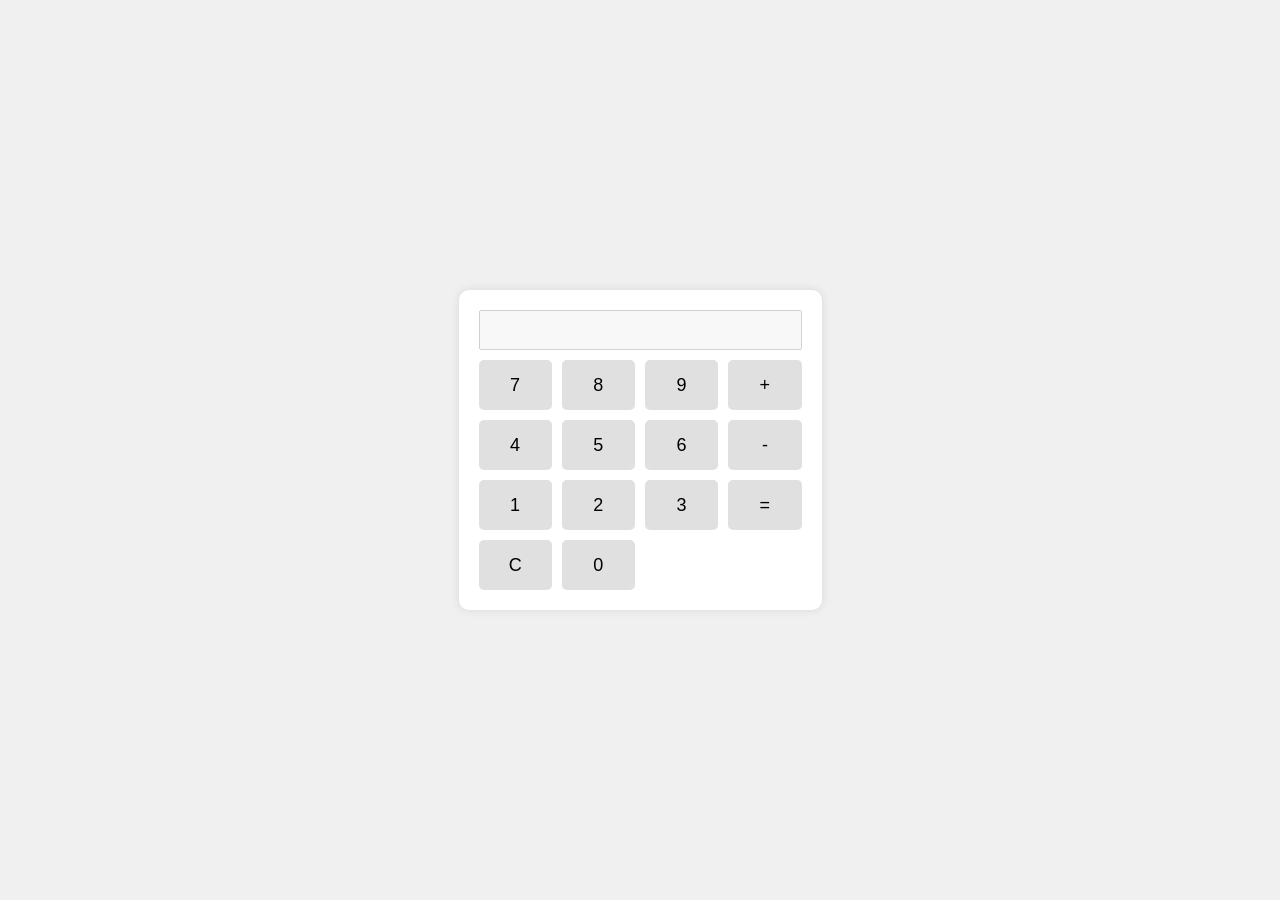
<file: coding-main/coding-main/kalkulator 2/index.html>
<!DOCTYPE html>
<html lang="en">
<head>
    <meta charset="UTF-8">
    <meta name="viewport" content="width=device-width, initial-scale=1.0">
    <title>Calculator</title>
    <link rel="stylesheet" href="styles.css">
</head>
<body>
    <div class="calculator">
        <input type="text" id="display" disabled>
        <div class="buttons">
            <button onclick="appendToDisplay('7')">7</button>
            <button onclick="appendToDisplay('8')">8</button>
            <button onclick="appendToDisplay('9')">9</button>
            <button onclick="appendToDisplay('+')">+</button>
            <button onclick="appendToDisplay('4')">4</button>
            <button onclick="appendToDisplay('5')">5</button>
            <button onclick="appendToDisplay('6')">6</button>
            <button onclick="appendToDisplay('-')">-</button>
            <button onclick="appendToDisplay('1')">1</button>
            <button onclick="appendToDisplay('2')">2</button>
            <button onclick="appendToDisplay('3')">3</button>
            <button onclick="calculate()">=</button>
            <button onclick="clearDisplay()">C</button>
            <button onclick="appendToDisplay('0')">0</button>
        </div>
    </div>
    <script src="script.js"></script>
</body>
</html>
</file>
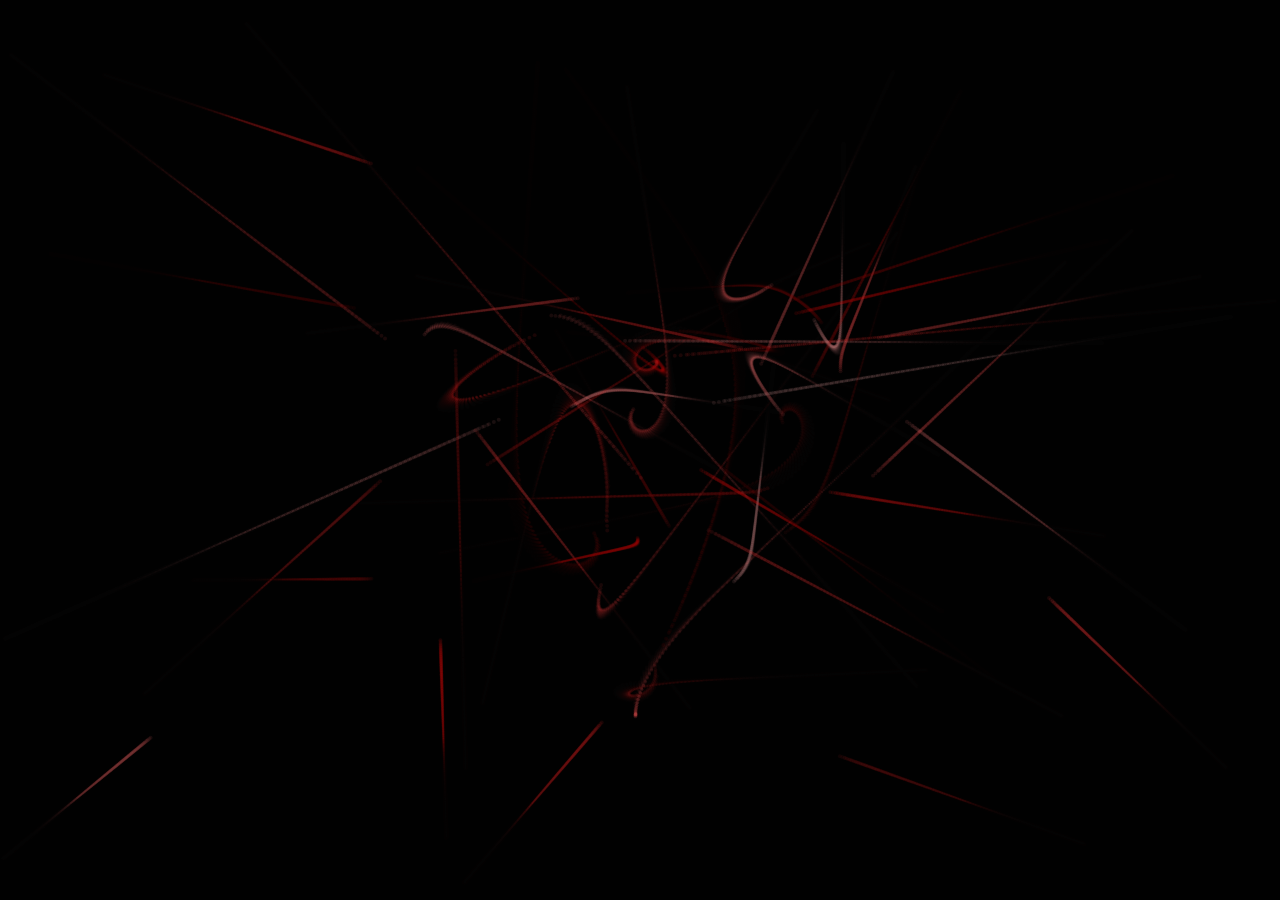
<file: coding-main/coding-main/love10/index.html>
<!DOCTYPE html>
<html lang="en">
<head>
    <meta charset="UTF-8">
    <meta name="viewport" content="width=device-width, initial-scale=1.0">
    <title>heart</title>
    <link rel="stylesheet" href="style.css">
</head>
<body>
    <canvas id="alx"></canvas>
    <script src="script.js"></script>
</body>
</html>
</file>
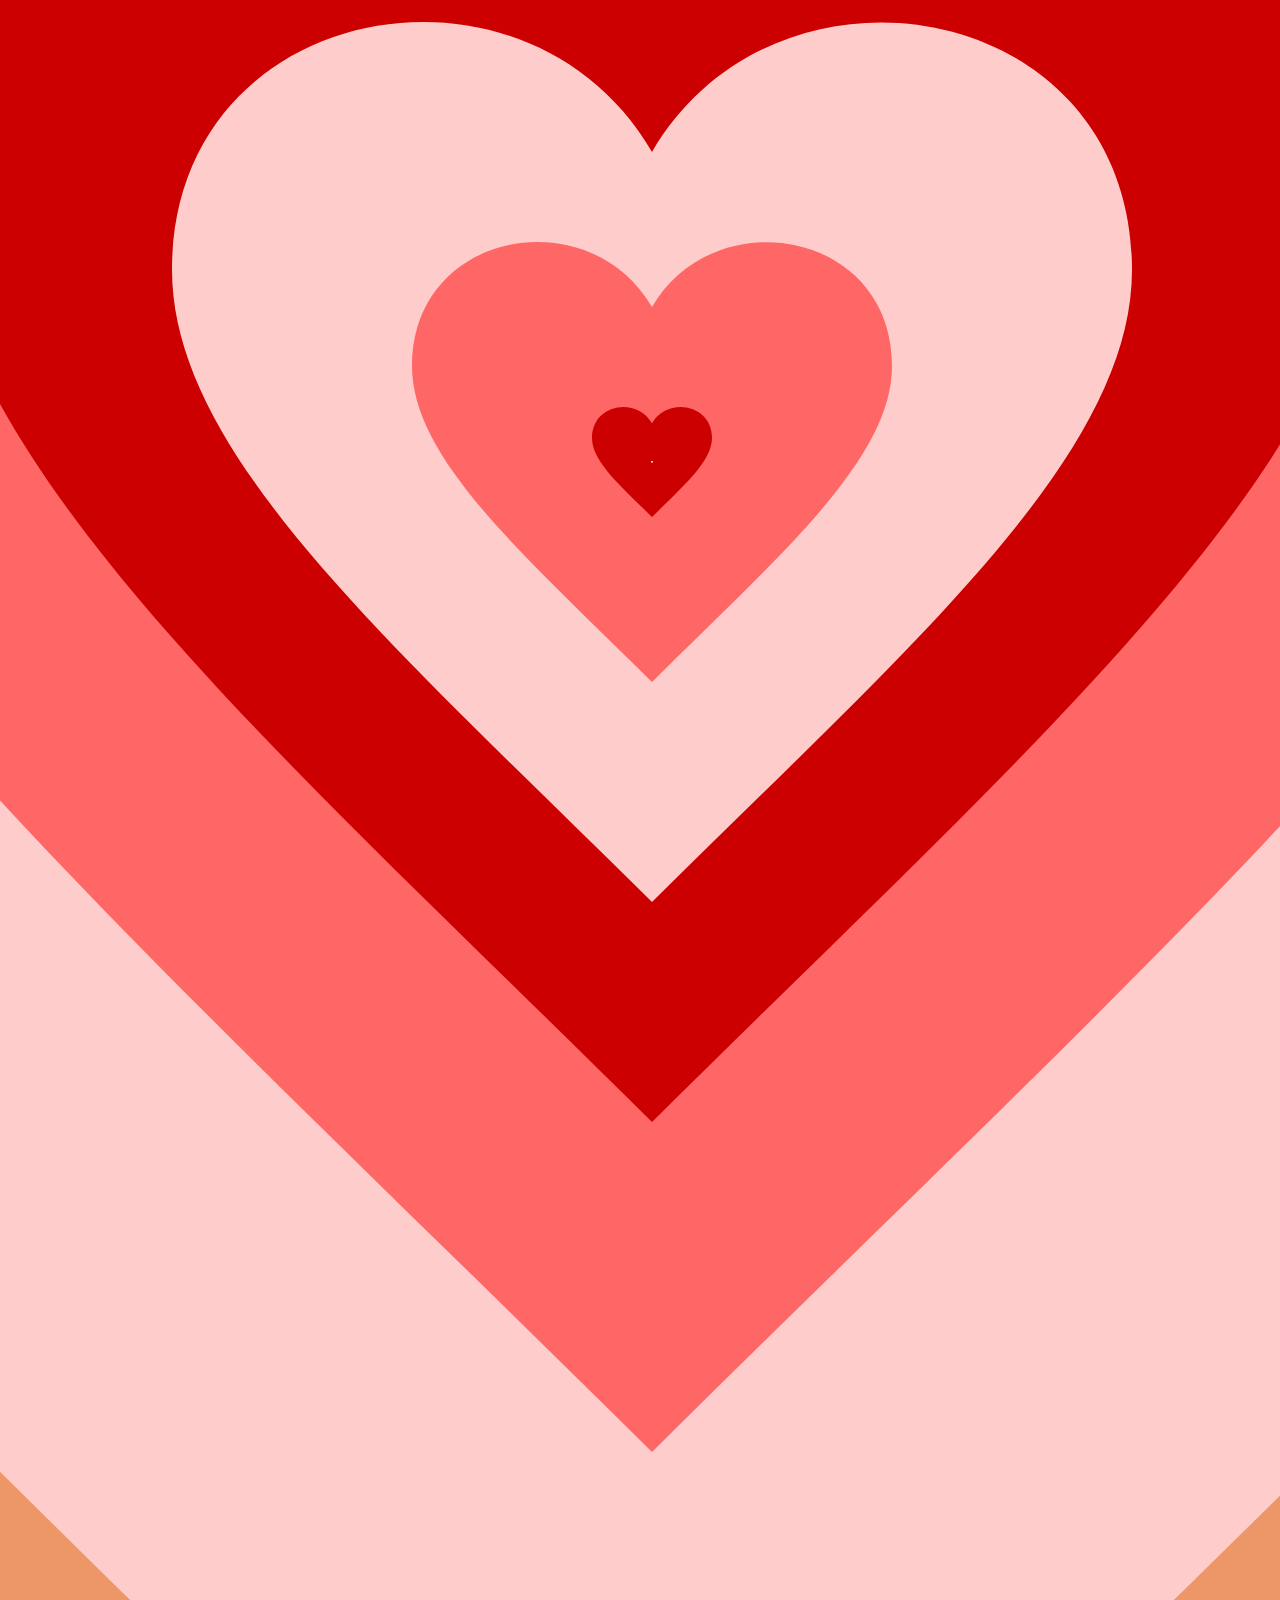
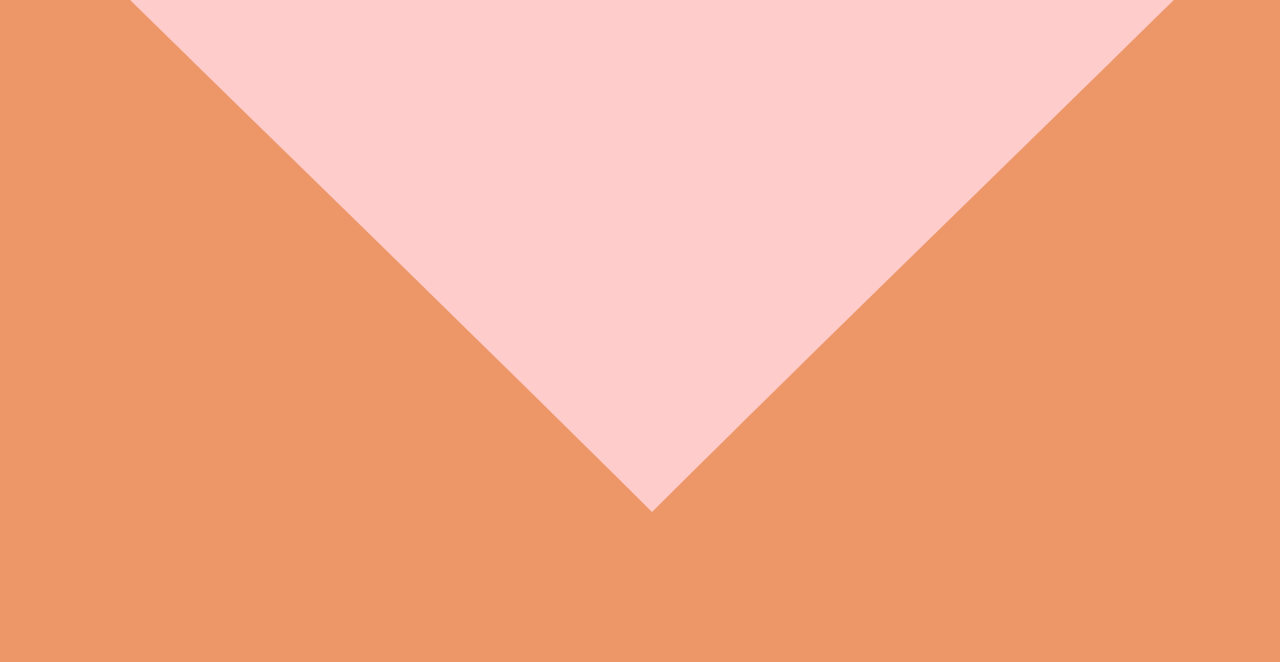
<file: coding-main/coding-main/love12/index.html>
<!DOCTYPE html>
<html lang="en">
  <head>
    <meta charset="UTF-8" />
    <meta name="viewport" content="width=device-width, initial-scale=1.0" />
    <title>i love you</title>
    <link rel="stylesheet" href="styles.css" />
  </head>
  <body>
    <div class="heart h0"></div>
    <div class="heart h1"></div>
    <div class="heart h2"></div>
    <div class="heart h3"></div>
    <div class="heart h4"></div>
    <div class="heart h5"></div>
    <div class="heart h6"></div>
  </body>
</html>
</file>
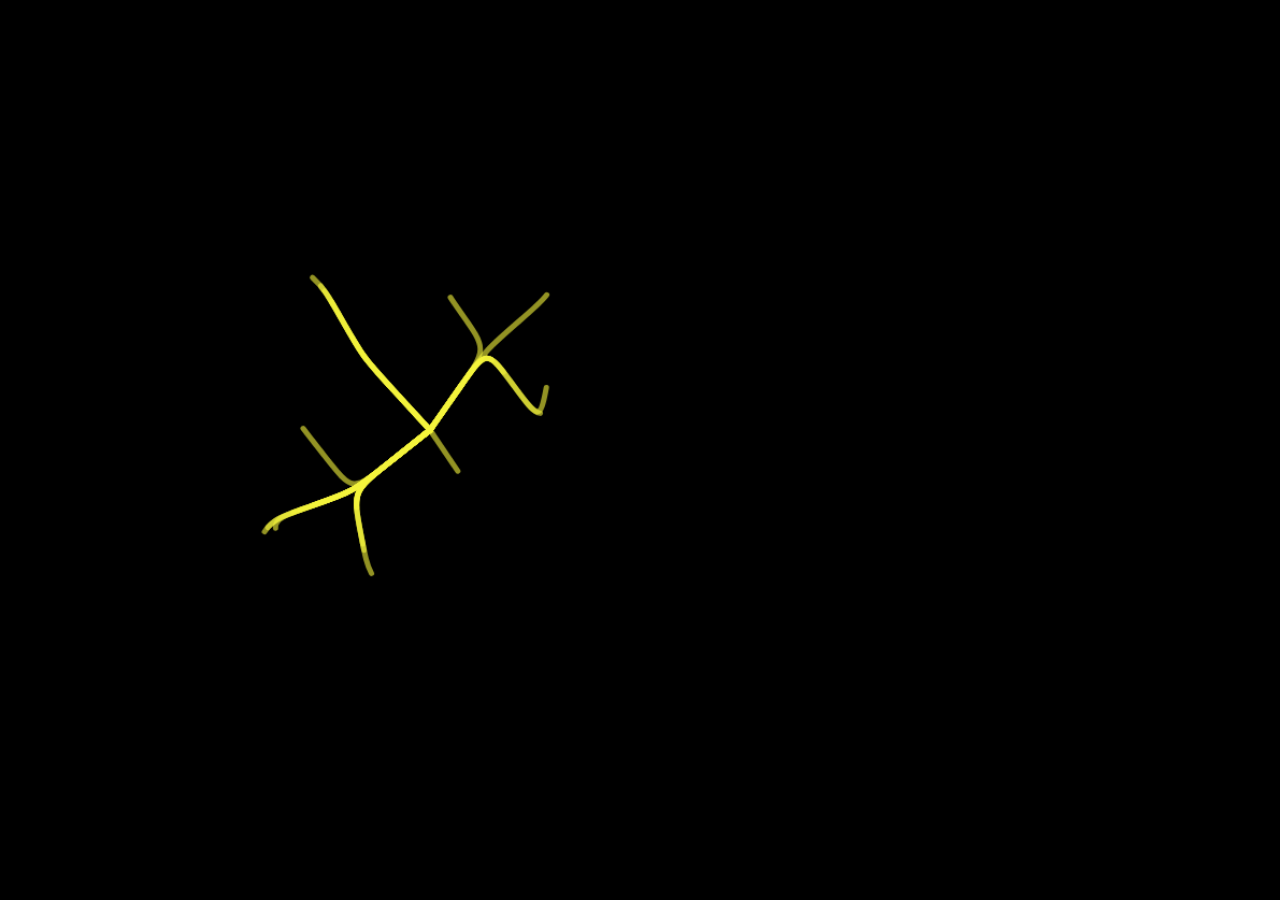
<file: coding-main/coding-main/love13/index.html>
<!DOCTYPE html>
<html lang="en">
<head>
    <meta charset="UTF-8">
    <meta name="viewport" content="width=device-width, initial-scale=1.0">
    <title>rawr</title>
    <style>
        body {
            margin: 0;
            overflow: hidden;
        }
        canvas {
            display: block;
        }
    </style>
</head>
<body>
    <script src="script.js"></script>
</body>
</html>
</file>
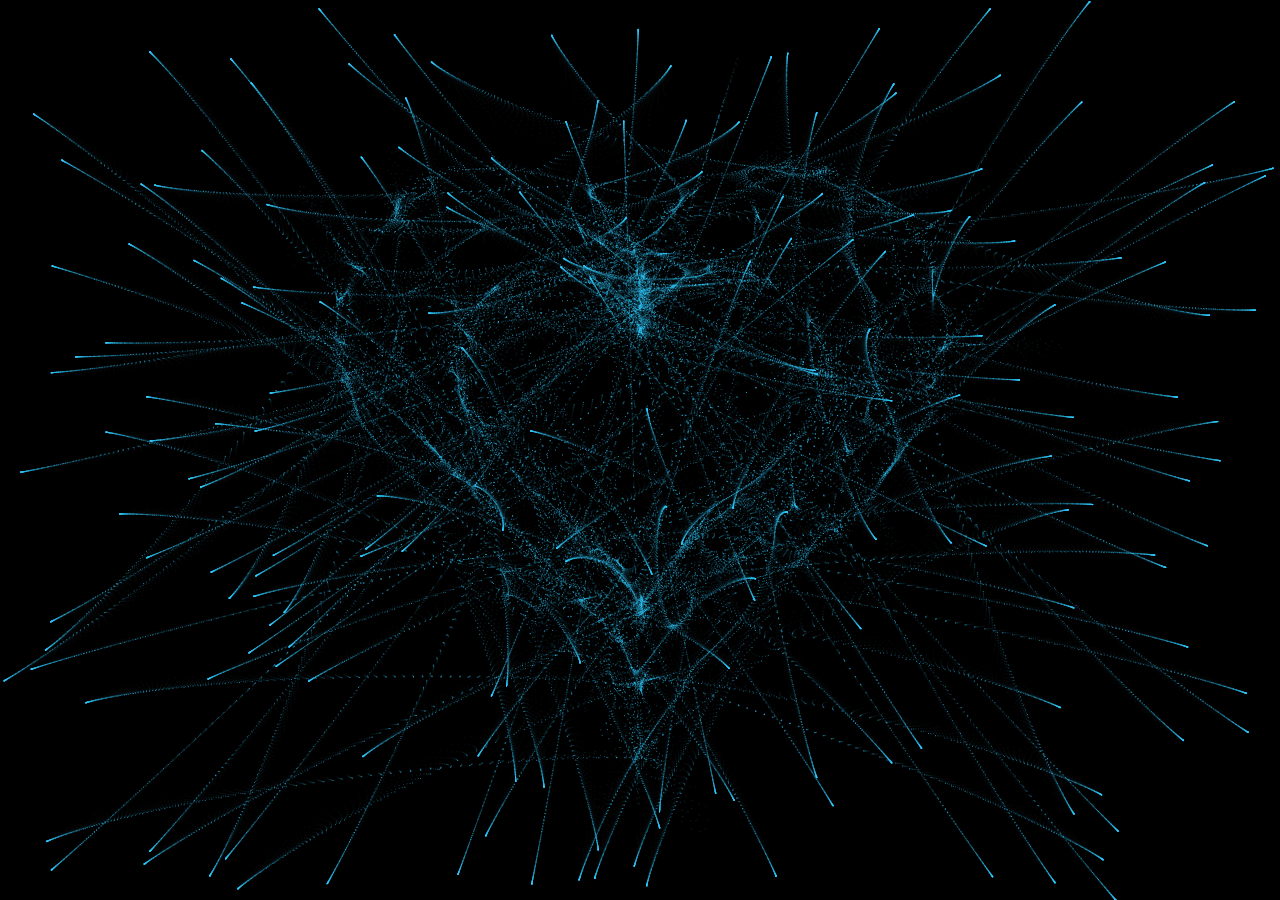
<file: coding-main/coding-main/love14/index.html>
<!DOCTYPE html>
<html lang="en">
<head>
  <meta charset="UTF-8">
  <meta http-equiv="X-UA-Compatible" content="IE=edge">
  <meta name="viewport" content="width=device-width, initial-scale=1.0">
  <title>❤️</title>
  <style>
    canvas {
      position: absolute;
      left: 0;
      top: 0;
      width: 100%;
      height: 100%;
      background-color: rgba(0, 0, 0, 0.2);
    }
  </style>
</head>
<body>
  <canvas id="heart"></canvas>
  <script>
    window.requestAnimationFrame =
      window.__requestAnimationFrame ||
      window.requestAnimationFrame ||
      window.webkitRequestAnimationFrame ||
      window.mozRequestAnimationFrame ||
      window.oRequestAnimationFrame ||
      window.msRequestAnimationFrame ||
      (function () {
        return function (callback, element) {
          var lastTime = element.__lastTime || 0;
          var currTime = Date.now();
          var timeToCall = Math.max(1, 33 - (currTime - lastTime));
          window.setTimeout(callback, timeToCall);
          element.__lastTime = currTime + timeToCall;
        };
      })();

    window.isDevice = /android|webos|iphone|ipad|ipod|blackberry|iemobile|opera mini/i.test(
      (navigator.userAgent || navigator.vendor || window.opera).toLowerCase()
    );

    var loaded = false;

    var init = function () {
      if (loaded) return;
      loaded = true;
      var mobile = window.isDevice;
      var koef = mobile ? 0.5 : 1;
      var canvas = document.getElementById("heart");
      var ctx = canvas.getContext("2d");
      var width = (canvas.width = koef * innerWidth);
      var height = (canvas.height = koef * innerHeight);
      var rand = Math.random;

      ctx.fillStyle = "rgba(0,0,0,1)";
      ctx.fillRect(0, 0, width, height);

      var drawText = function () {
        ctx.font = "60px Arial"; 
        ctx.fillStyle = "lightblue";
        ctx.textAlign = "center";
        ctx.fillText("", width / 2, height / 2.2 + 400); 
      };

      var heartPosition = function (rad) {
        return [
          Math.pow(Math.sin(rad), 3),
          -(
            15 * Math.cos(rad) -
            5 * Math.cos(2 * rad) -
            2 * Math.cos(3 * rad) -
            Math.cos(4 * rad)
          ),
        ];
      };

      var scaleAndTranslate = function (pos, sx, sy, dx, dy) {
        return [dx + pos[0] * sx, dy + pos[1] * sy];
      };

      window.addEventListener("resize", function () {
        width = canvas.width = koef * innerWidth;
        height = canvas.height = koef * innerHeight;
        ctx.fillStyle = "rgba(0,0,0,1)";
        ctx.fillRect(0, 0, width, height);
      });

      var traceCount = mobile ? 20 : 50;
      var pointsOrigin = [];
      var dr = mobile ? 0.3 : 0.1;
      for (var i = 0; i < Math.PI * 2; i += dr)
        pointsOrigin.push(scaleAndTranslate(heartPosition(i), 310, 19, 0, 0)); 
      for (var i = 0; i < Math.PI * 2; i += dr)
        pointsOrigin.push(scaleAndTranslate(heartPosition(i), 250, 15, 0, 0)); 
      for (var i = 0; i < Math.PI * 2; i += dr)
        pointsOrigin.push(scaleAndTranslate(heartPosition(i), 190, 11, 0, 0)); 

      var heartPointsCount = pointsOrigin.length;
      var targetPoints = [];

      var pulse = function (kx, ky) {
        for (var i = 0; i < pointsOrigin.length; i++) {
          targetPoints[i] = [
            kx * pointsOrigin[i][0] + width / 2,
            ky * pointsOrigin[i][1] + height / 2.2,
          ];
        }
      };

      var e = [];
      for (var i = 0; i < heartPointsCount; i++) {
        var x = rand() * width;
        var y = rand() * height;
        e[i] = {
          vx: 0,
          vy: 0,
          R: 2,
          speed: rand() + 5,
          q: ~~(rand() * heartPointsCount),
          D: 2 * (i % 2) - 1,
          force: 0.2 * rand() + 0.7,
          f: "rgba(51, 204, 255, 0.7)",
          trace: Array.from({ length: traceCount }, () => ({ x, y })),
        };
      }

      var config = { traceK: 0.4, timeDelta: 0.6 };
      var time = 0;

      var loop = function () {
        var n = -Math.cos(time);
        pulse((1 + n) * 0.5, (1 + n) * 0.5);
        time += (Math.sin(time) < 0 ? 9 : n > 0.8 ? 0.2 : 1) * config.timeDelta;

        ctx.fillStyle = "rgba(0,0,0,.1)";
        ctx.fillRect(0, 0, width, height);

        for (var i = e.length; i--; ) {
          var u = e[i];
          var q = targetPoints[u.q];
          var dx = u.trace[0].x - q[0];
          var dy = u.trace[0].y - q[1];
          var length = Math.sqrt(dx * dx + dy * dy);

          if (length < 10) {
            if (rand() > 0.95) {
              u.q = ~~(rand() * heartPointsCount);
            } else {
              if (rand() > 0.99) u.D *= -1;
              u.q = (u.q + u.D) % heartPointsCount;
              if (u.q < 0) u.q += heartPointsCount;
            }
          }

          u.vx += (-dx / length) * u.speed;
          u.vy += (-dy / length) * u.speed;
          u.trace[0].x += u.vx;
          u.trace[0].y += u.vy;
          u.vx *= u.force;
          u.vy *= u.force;

          for (var k = 0; k < u.trace.length - 1; k++) {
            var T = u.trace[k];
            var N = u.trace[k + 1];
            N.x -= config.traceK * (N.x - T.x);
            N.y -= config.traceK * (N.y - T.y);
          }

          ctx.fillStyle = u.f;
          u.trace.forEach((t) => ctx.fillRect(t.x, t.y, 1, 1));
        }

        drawText();
        window.requestAnimationFrame(loop, canvas);
      };

      loop();
    };

    var s = document.readyState;
    if (s === "complete" || s === "loaded" || s === "interactive") init();
    else document.addEventListener("DOMContentLoaded", init);
  </script>
</body>
</html>
</file>
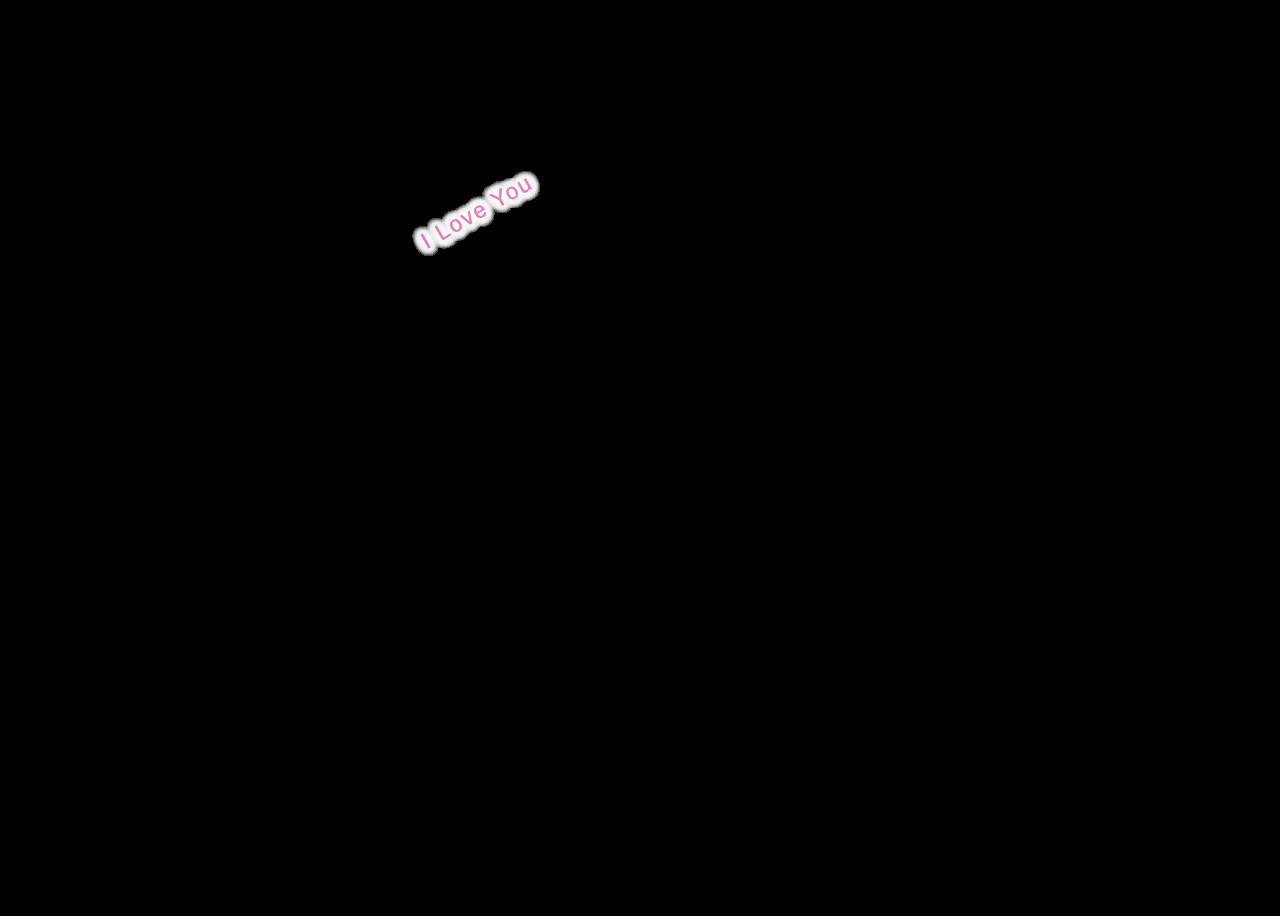
<file: coding-main/coding-main/love15/index.html>
<!doctype html>
<html lang="en">
 <head>
  <meta http-equiv="Content-Type" content="text/html; charset=UTF-8"> 
  <link rel="stylesheet" href="styles.css">
  <title>I Love You</title> 
 </head> 
 <body mpa-version="9.0.21" mpa-extension-id="ibefaeehajgcpooopoegkifhgecigeeg"> 
  <div id="ui"> 
   <div class="love"> 
    <div class="love_horizontal"> 
     <div class="love_vertical"> 
      <div class="love_word">
       I Love You
      </div> 
     </div> 
    </div> 
   </div> 
   <div class="love"> 
    <div class="love_horizontal"> 
     <div class="love_vertical"> 
      <div class="love_word">
       I Love You
      </div> 
     </div> 
    </div> 
   </div> 
   <div class="love"> 
    <div class="love_horizontal"> 
     <div class="love_vertical"> 
      <div class="love_word">
       I Love You
      </div> 
     </div> 
    </div> 
   </div> 
   <div class="love"> 
    <div class="love_horizontal"> 
     <div class="love_vertical"> 
      <div class="love_word">
       I Love You
      </div> 
     </div> 
    </div> 
   </div> 
   <div class="love"> 
    <div class="love_horizontal"> 
     <div class="love_vertical"> 
      <div class="love_word">
       I Love You
      </div> 
     </div> 
    </div> 
   </div> 
   <div class="love"> 
    <div class="love_horizontal"> 
     <div class="love_vertical"> 
      <div class="love_word">
       I Love You
      </div> 
     </div> 
    </div> 
   </div> 
   <div class="love"> 
    <div class="love_horizontal"> 
     <div class="love_vertical"> 
      <div class="love_word">
       I Love You
      </div> 
     </div> 
    </div> 
   </div> 
   <div class="love"> 
    <div class="love_horizontal"> 
     <div class="love_vertical"> 
      <div class="love_word">
       I Love You
      </div> 
     </div> 
    </div> 
   </div> 
   <div class="love"> 
    <div class="love_horizontal"> 
     <div class="love_vertical"> 
      <div class="love_word">
       I Love You
      </div> 
     </div> 
    </div> 
   </div> 
   <div class="love"> 
    <div class="love_horizontal"> 
     <div class="love_vertical"> 
      <div class="love_word">
       I Love You
      </div> 
     </div> 
    </div> 
   </div> 
   <div class="love"> 
    <div class="love_horizontal"> 
     <div class="love_vertical"> 
      <div class="love_word">
       I Love You
      </div> 
     </div> 
    </div> 
   </div> 
   <div class="love"> 
    <div class="love_horizontal"> 
     <div class="love_vertical"> 
      <div class="love_word">
       I Love You
      </div> 
     </div> 
    </div> 
   </div> 
   <div class="love"> 
    <div class="love_horizontal"> 
     <div class="love_vertical"> 
      <div class="love_word">
       I Love You
      </div> 
     </div> 
    </div> 
   </div> 
   <div class="love"> 
    <div class="love_horizontal"> 
     <div class="love_vertical"> 
      <div class="love_word">
       I Love You
      </div> 
     </div> 
    </div> 
   </div> 
   <div class="love"> 
    <div class="love_horizontal"> 
     <div class="love_vertical"> 
      <div class="love_word">
       I Love You
      </div> 
     </div> 
    </div> 
   </div> 
   <div class="love"> 
    <div class="love_horizontal"> 
     <div class="love_vertical"> 
      <div class="love_word">
       I Love You
      </div> 
     </div> 
    </div> 
   </div> 
   <div class="love"> 
    <div class="love_horizontal"> 
     <div class="love_vertical"> 
      <div class="love_word">
       I Love You
      </div> 
     </div> 
    </div> 
   </div> 
   <div class="love"> 
    <div class="love_horizontal"> 
     <div class="love_vertical"> 
      <div class="love_word">
       I Love You
      </div> 
     </div> 
    </div> 
   </div> 
   <div class="love"> 
    <div class="love_horizontal"> 
     <div class="love_vertical"> 
      <div class="love_word">
       I Love You
      </div> 
     </div> 
    </div> 
   </div> 
   <div class="love"> 
    <div class="love_horizontal"> 
     <div class="love_vertical"> 
      <div class="love_word">
       I Love You
      </div> 
     </div> 
    </div> 
   </div> 
   <div class="love"> 
    <div class="love_horizontal"> 
     <div class="love_vertical"> 
      <div class="love_word">
       I Love You
      </div> 
     </div> 
    </div> 
   </div> 
   <div class="love"> 
    <div class="love_horizontal"> 
     <div class="love_vertical"> 
      <div class="love_word">
       I Love You
      </div> 
     </div> 
    </div> 
   </div> 
   <div class="love"> 
    <div class="love_horizontal"> 
     <div class="love_vertical"> 
      <div class="love_word">
       I Love You
      </div> 
     </div> 
    </div> 
   </div> 
   <div class="love"> 
    <div class="love_horizontal"> 
     <div class="love_vertical"> 
      <div class="love_word">
       I Love You
      </div> 
     </div> 
    </div> 
   </div> 
   <div class="love"> 
    <div class="love_horizontal"> 
     <div class="love_vertical"> 
      <div class="love_word">
       I Love You
      </div> 
     </div> 
    </div> 
   </div> 
   <div class="love"> 
    <div class="love_horizontal"> 
     <div class="love_vertical"> 
      <div class="love_word">
       I Love You
      </div> 
     </div> 
    </div> 
   </div> 
   <div class="love"> 
    <div class="love_horizontal"> 
     <div class="love_vertical"> 
      <div class="love_word">
       I Love You
      </div> 
     </div> 
    </div> 
   </div> 
   <div class="love"> 
    <div class="love_horizontal"> 
     <div class="love_vertical"> 
      <div class="love_word">
       I Love You
      </div> 
     </div> 
    </div> 
   </div> 
   <div class="love"> 
    <div class="love_horizontal"> 
     <div class="love_vertical"> 
      <div class="love_word">
       I Love You
      </div> 
     </div> 
    </div> 
   </div> 
   <div class="love"> 
    <div class="love_horizontal"> 
     <div class="love_vertical"> 
      <div class="love_word">
       I Love You
      </div> 
     </div> 
    </div> 
   </div> 
   <div class="love"> 
    <div class="love_horizontal"> 
     <div class="love_vertical"> 
      <div class="love_word">
       I Love You
      </div> 
     </div> 
    </div> 
   </div> 
   <div class="love"> 
    <div class="love_horizontal"> 
     <div class="love_vertical"> 
      <div class="love_word">
       I Love You
      </div> 
     </div> 
    </div> 
   </div> 
   <div class="love"> 
    <div class="love_horizontal"> 
     <div class="love_vertical"> 
      <div class="love_word">
       I Love You
      </div> 
     </div> 
    </div> 
   </div> 
   <div class="love"> 
    <div class="love_horizontal"> 
     <div class="love_vertical"> 
      <div class="love_word">
       I Love You
      </div> 
     </div> 
    </div> 
   </div> 
   <div class="love"> 
    <div class="love_horizontal"> 
     <div class="love_vertical"> 
      <div class="love_word">
       I Love You
      </div> 
     </div> 
    </div> 
   </div> 
   <div class="love"> 
    <div class="love_horizontal"> 
     <div class="love_vertical"> 
      <div class="love_word">
       I Love You
      </div> 
     </div> 
    </div> 
   </div> 
   <div class="love"> 
    <div class="love_horizontal"> 
     <div class="love_vertical"> 
      <div class="love_word">
       I Love You
      </div> 
     </div> 
    </div> 
   </div> 
   <div class="love"> 
    <div class="love_horizontal"> 
     <div class="love_vertical"> 
      <div class="love_word">
       I Love You
      </div> 
     </div> 
    </div> 
   </div> 
   <div class="love"> 
    <div class="love_horizontal"> 
     <div class="love_vertical"> 
      <div class="love_word">
       I Love You
      </div> 
     </div> 
    </div> 
   </div> 
   <div class="love"> 
    <div class="love_horizontal"> 
     <div class="love_vertical"> 
      <div class="love_word">
       I Love You
      </div> 
     </div> 
    </div> 
   </div> 
   <div class="love"> 
    <div class="love_horizontal"> 
     <div class="love_vertical"> 
      <div class="love_word">
       I Love You
      </div> 
     </div> 
    </div> 
   </div> 
   <div class="love"> 
    <div class="love_horizontal"> 
     <div class="love_vertical"> 
      <div class="love_word">
       I Love You
      </div> 
     </div> 
    </div> 
   </div> 
   <div class="love"> 
    <div class="love_horizontal"> 
     <div class="love_vertical"> 
      <div class="love_word">
       I Love You
      </div> 
     </div> 
    </div> 
   </div> 
   <div class="love"> 
    <div class="love_horizontal"> 
     <div class="love_vertical"> 
      <div class="love_word">
       I Love You
      </div> 
     </div> 
    </div> 
   </div> 
   <div class="love"> 
    <div class="love_horizontal"> 
     <div class="love_vertical"> 
      <div class="love_word">
       I Love You
      </div> 
     </div> 
    </div> 
   </div> 
   <div class="love"> 
    <div class="love_horizontal"> 
     <div class="love_vertical"> 
      <div class="love_word">
       I Love You
      </div> 
     </div> 
    </div> 
   </div> 
   <div class="love"> 
    <div class="love_horizontal"> 
     <div class="love_vertical"> 
      <div class="love_word">
       I Love You
      </div> 
     </div> 
    </div> 
   </div> 
   <div class="love"> 
    <div class="love_horizontal"> 
     <div class="love_vertical"> 
      <div class="love_word">
       I Love You
      </div> 
     </div> 
    </div> 
   </div> 
   <div class="love"> 
    <div class="love_horizontal"> 
     <div class="love_vertical"> 
      <div class="love_word">
       I Love You
      </div> 
     </div> 
    </div> 
   </div> 
   <div class="love"> 
    <div class="love_horizontal"> 
     <div class="love_vertical"> 
      <div class="love_word">
       I Love You
      </div> 
     </div> 
    </div> 
   </div> 
   <div class="love"> 
    <div class="love_horizontal"> 
     <div class="love_vertical"> 
      <div class="love_word">
       I Love You
      </div> 
     </div> 
    </div> 
   </div> 
   <div class="love"> 
    <div class="love_horizontal"> 
     <div class="love_vertical"> 
      <div class="love_word">
       I Love You
      </div> 
     </div> 
    </div> 
   </div> 
   <div class="love"> 
    <div class="love_horizontal"> 
     <div class="love_vertical"> 
      <div class="love_word">
       I Love You
      </div> 
     </div> 
    </div> 
   </div> 
   <div class="love"> 
    <div class="love_horizontal"> 
     <div class="love_vertical"> 
      <div class="love_word">
       I Love You
      </div> 
     </div> 
    </div> 
   </div> 
   <div class="love"> 
    <div class="love_horizontal"> 
     <div class="love_vertical"> 
      <div class="love_word">
       I Love You
      </div> 
     </div> 
    </div> 
   </div> 
   <div class="love"> 
    <div class="love_horizontal"> 
     <div class="love_vertical"> 
      <div class="love_word">
       I Love You
      </div> 
     </div> 
    </div> 
   </div> 
   <div class="love"> 
    <div class="love_horizontal"> 
     <div class="love_vertical"> 
      <div class="love_word">
       I Love You
      </div> 
     </div> 
    </div> 
   </div> 
   <div class="love"> 
    <div class="love_horizontal"> 
     <div class="love_vertical"> 
      <div class="love_word">
       I Love You
      </div> 
     </div> 
    </div> 
   </div> 
   <div class="love"> 
    <div class="love_horizontal"> 
     <div class="love_vertical"> 
      <div class="love_word">
       I Love You
      </div> 
     </div> 
    </div> 
   </div> 
   <div class="love"> 
    <div class="love_horizontal"> 
     <div class="love_vertical"> 
      <div class="love_word">
       I Love You
      </div> 
     </div> 
    </div> 
   </div> 
   <div class="love"> 
    <div class="love_horizontal"> 
     <div class="love_vertical"> 
      <div class="love_word">
       I Love You
      </div> 
     </div> 
    </div> 
   </div> 
   <div class="love"> 
    <div class="love_horizontal"> 
     <div class="love_vertical"> 
      <div class="love_word">
       I Love You
      </div> 
     </div> 
    </div> 
   </div> 
   <div class="love"> 
    <div class="love_horizontal"> 
     <div class="love_vertical"> 
      <div class="love_word">
       I Love You
      </div> 
     </div> 
    </div> 
   </div> 
   <div class="love"> 
    <div class="love_horizontal"> 
     <div class="love_vertical"> 
      <div class="love_word">
       I Love You
      </div> 
     </div> 
    </div> 
   </div> 
   <div class="love"> 
    <div class="love_horizontal"> 
     <div class="love_vertical"> 
      <div class="love_word">
       I Love You
      </div> 
     </div> 
    </div> 
   </div> 
   <div class="love"> 
    <div class="love_horizontal"> 
     <div class="love_vertical"> 
      <div class="love_word">
       I Love You
      </div> 
     </div> 
    </div> 
   </div> 
   <div class="love"> 
    <div class="love_horizontal"> 
     <div class="love_vertical"> 
      <div class="love_word">
       I Love You
      </div> 
     </div> 
    </div> 
   </div> 
   <div class="love"> 
    <div class="love_horizontal"> 
     <div class="love_vertical"> 
      <div class="love_word">
       I Love You
      </div> 
     </div> 
    </div> 
   </div> 
   <div class="love"> 
    <div class="love_horizontal"> 
     <div class="love_vertical"> 
      <div class="love_word">
       I Love You
      </div> 
     </div> 
    </div> 
   </div> 
   <div class="love"> 
    <div class="love_horizontal"> 
     <div class="love_vertical"> 
      <div class="love_word">
     </div> 
     </div> 
    </div> 
   </div> 
  </div> 
</body>
</html>
</file>
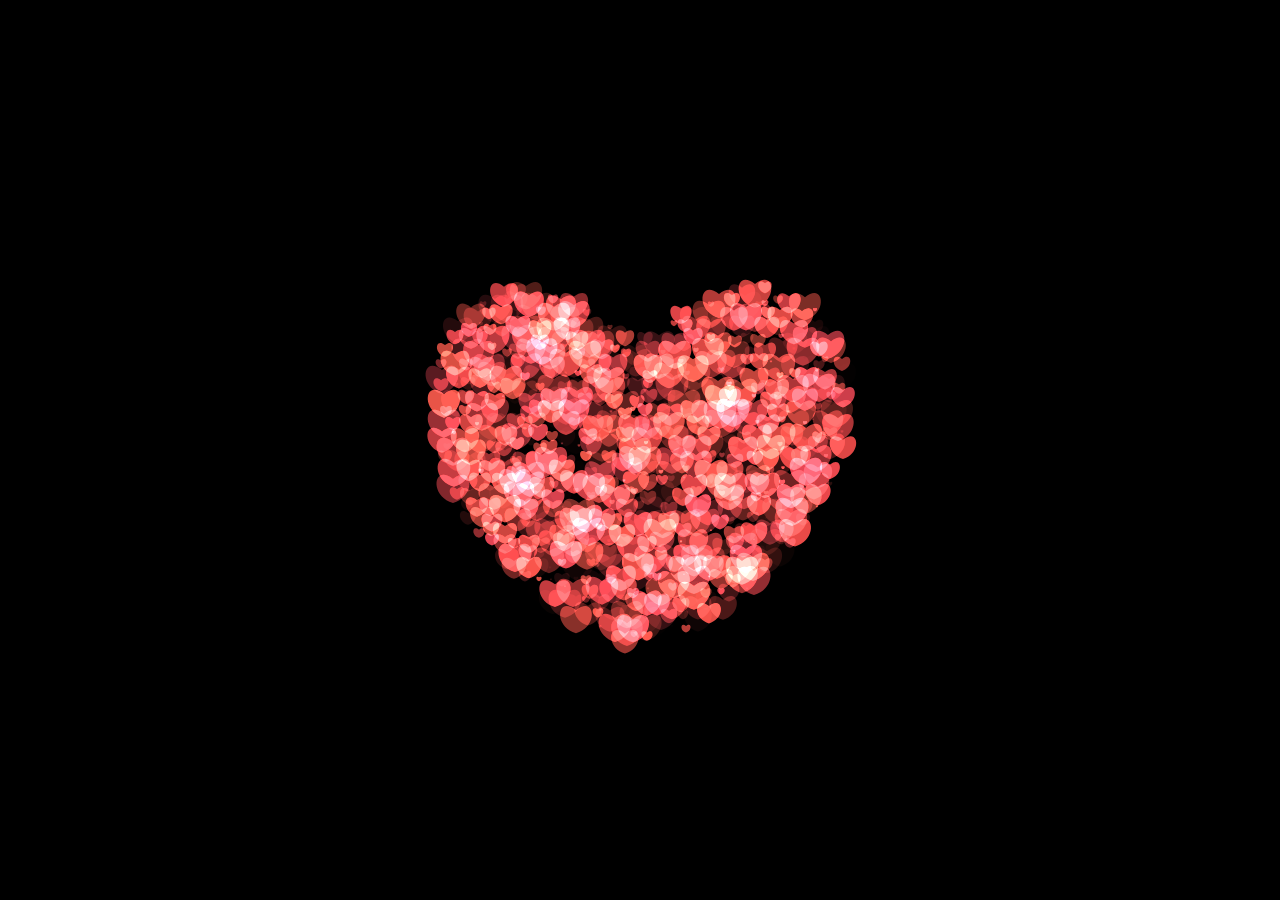
<file: coding-main/coding-main/love18/index.html>
<!DOCTYPE html>
<html lang="en">
<head>
    <meta charset="UTF-8">
    <title>💕</title>
    <link rel="stylesheet" href="styles.css">
</head>
<body>
    <script src="script.js"></script>
</body>
</html>
</file>
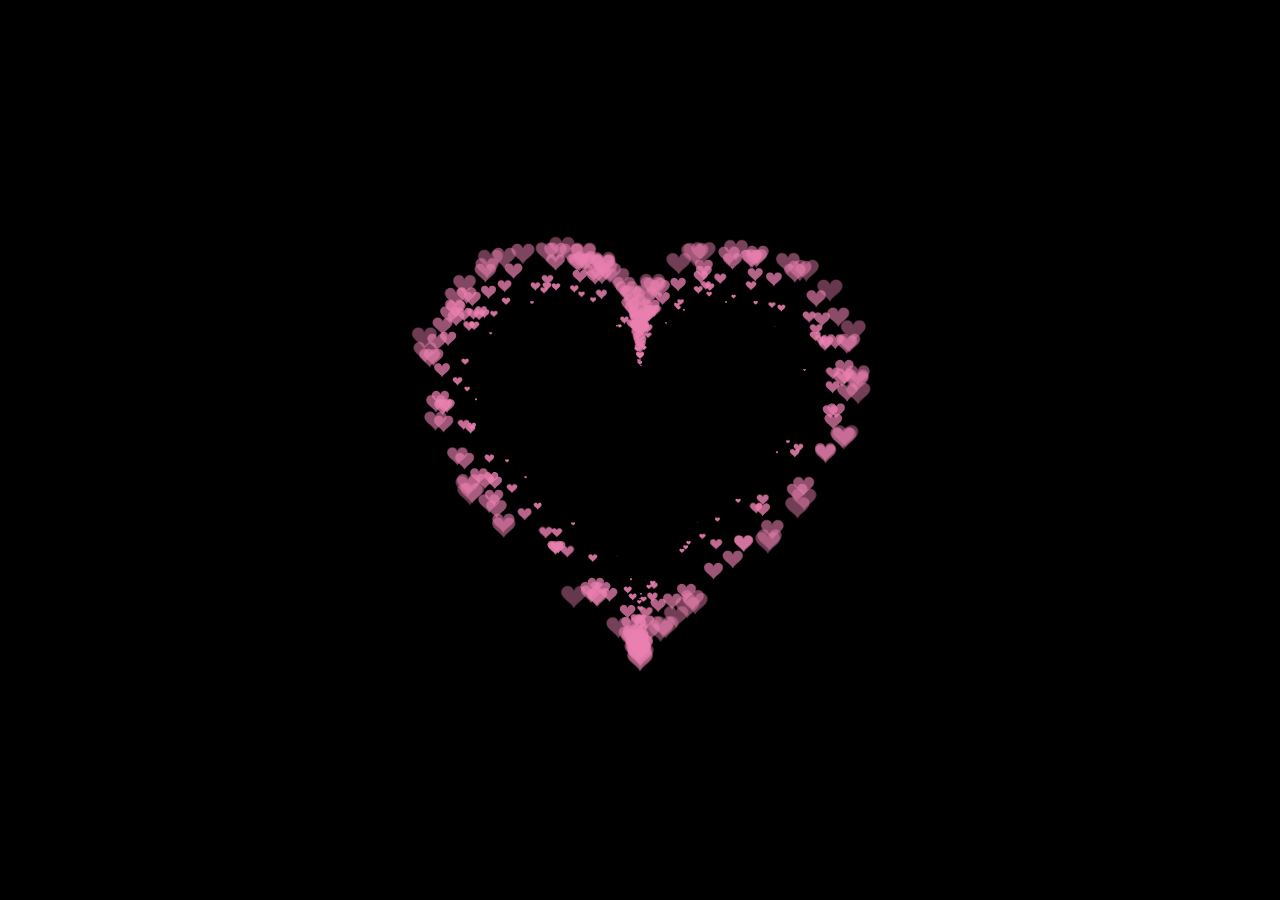
<file: coding-main/coding-main/love4/index.html>
<!DOCTYPE html>
<html lang="en">
<head>
    <meta charset="UTF-8">
    <meta name="viewport" content="width=device-width, initial-scale=1.0">
    <title>Heart Animation</title>
    <link rel="stylesheet" href="style.css">
</head>
<body>
    <canvas id="pinkboard"></canvas>
    <script src="script.js"></script>
</body>
</html>
</file>
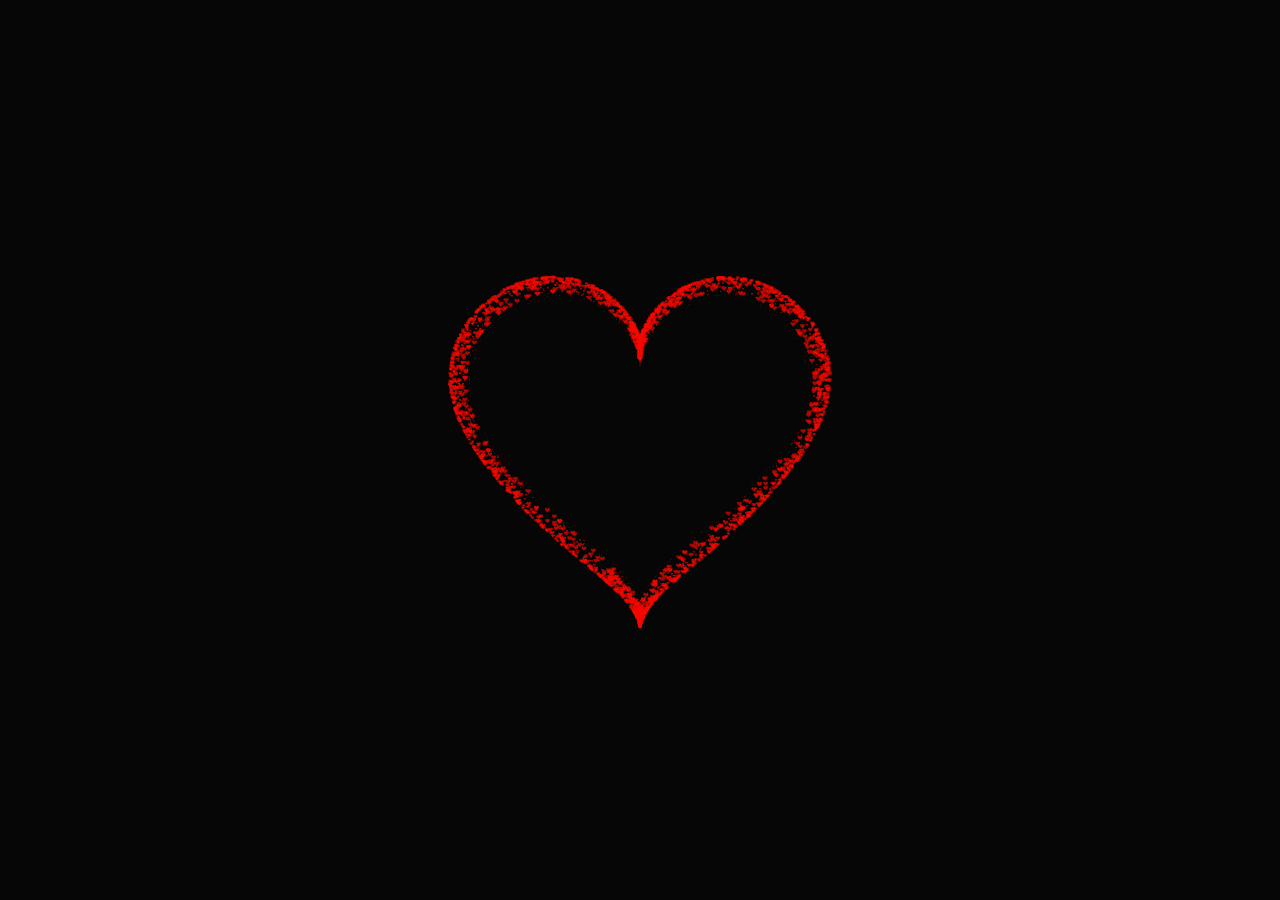
<file: coding-main/coding-main/love5/index.html>
<!DOCTYPE html>
<html>
  <head>
    <title>heart aanimation</title>
    <meta name="Generator" content="EditPlus" />
    <meta name="Author" content="" />
    <meta name="Keywords" content="" />
    <meta name="Description" content="" />
    <link rel="stylesheet" href="styles.css" />
  </head>
  <body>
    <div class="box">
      <canvas id="pinkboard"></canvas> 
    </div>
    <script src="script.js"></script>
  </body>
</html>
</file>
<file: coding-main/coding-main/kalkulator 2/styles.css>
body {
    display: flex;
    justify-content: center;
    align-items: center;
    height: 100vh;
    background-color: #f0f0f0;
    margin: 0;
}

.calculator {
    background-color: white;
    padding: 20px;
    border-radius: 10px;
    box-shadow: 0 0 10px rgba(0, 0, 0, 0.1);
}

#display {
    width: 100%;
    height: 40px;
    margin-bottom: 10px;
    text-align: right;
    font-size: 24px;
    padding: 10px;
    box-sizing: border-box;
}

.buttons {
    display: grid;
    grid-template-columns: repeat(4, 1fr);
    gap: 10px;
}

button {
    height: 50px;
    font-size: 18px;
    background-color: #e0e0e0;
    border: none;
    border-radius: 5px;
    cursor: pointer;
}

button:active {
    background-color: #d0d0d0;
}
</file>
<file: coding-main/coding-main/love10/style.css>
body
{ 
  padding: 0;
  margin: 0;
}
</file>
<file: coding-main/coding-main/love12/styles.css>
body {background: rgb(237, 151, 104);}

.heart {
  position: absolute;
  left: 50%;
  top: 50%;
  width: 24px;
	height: 24px;
  clip-path: path("M12 4.248c-3.148-5.402-12-3.825-12 2.944 0 4.661 5.571 9.427 12 15.808 6.43-6.381 12-11.147 12-15.808 0-6.792-8.875-8.306-12-2.944z");
}

.h0 {
  background: #ffcccc;
	transform: scale(150);
  animation: move0 linear 2s 0s infinite;
}

.h1 {
  background: #ff6666;
	transform: scale(90);
  animation: move1 linear 2s 0s infinite;
}

.h2 {
  background: #cc0000;
	transform: scale(60);
  animation: move2 linear 2s 0s infinite;
}

.h3 {
	background: #ffcccc;
	transform: scale(40);
  animation: move3 linear 2s 0s infinite;
}

.h4 {
  background: #ff6666;
	transform: scale(20);
  animation: move4 linear 2s 0s infinite;
}

.h5 {
  background: #cc0000;
	transform: scale(5);
  animation: move5 linear 2s 0s infinite;
}

.h6 {
	background: #ffcccc;
	transform: scale(.1);
  animation: move6 linear 2s 0s infinite;
}

@keyframes move0 {
  to {
    transform: scale(180);
    background: #cc0000;
  }
}

@keyframes move1 {
  to {
    transform: scale(150);
    background: #ffcccc;
  }
}

@keyframes move2 {
  to {
    transform: scale(90);
    background: #ff6666;
  }
}

@keyframes move3 {
  to {
    transform: scale(60);
    background: #cc0000;
  }
}

@keyframes move4 {
  to {
    transform: scale(40);
    background: #ffcccc;
  }
}

@keyframes move5 {
  to {
    transform: scale(20);
    background: #ff6666;
  }
}

@keyframes move6 {
  to {
    transform: scale(5);
    background: #cc0000;
  }
}
</file>
<file: coding-main/coding-main/love15/styles.css>
#btn-make {
  bottom: 200px;
  right: 30px;
  background-color: rgba(0, 0, 0, 0.3);
}
.div_btn {
  position: fixed;
  cursor: pointer;
  width: 55px;
  height: 55px;
  border: 3px solid #fff;
  border-radius: 50%;
  font-size: 2em;
  line-height: 58px;
  text-align: center;
  z-index: 999;
}
#div_support {
  bottom: 80px;
  right: 20px;
  background-color: rgba(0, 0, 0, 0.3);
}
body {
  background: #000;
  height: 100vh;
  overflow: hidden;
}

#ui .love {
  position: absolute;
  top: 50%;
  left: 50%;
  margin: -225px 0 0 -225px;
}
#ui .love:last-child .love_word {
  color: #fff;
  font-size: 2rem;
  text-shadow: 0 0 10px #ea80b0;
}
#ui .love_word {
  color: #ea80b0;
  font-size: 1.4rem;
  transform: translateY(-100%) rotateZ(-30deg);
  font-family: "Dosis", sans-serif;
  text-shadow: 0 0 10px #fff;
  letter-spacing: 2px;
}
#ui .love_horizontal {
  animation: horizontal 10000ms infinite alternate ease-in-out;
}
#ui .love_vertical {
  animation: vertical 20000ms infinite linear;
}
#ui .love:nth-child(1) .love_horizontal {
  animation-delay: -300ms;
}
#ui .love:nth-child(1) .love_vertical {
  animation-delay: -300ms;
}
#ui .love:nth-child(2) .love_horizontal {
  animation-delay: -600ms;
}
#ui .love:nth-child(2) .love_vertical {
  animation-delay: -600ms;
}
#ui .love:nth-child(3) .love_horizontal {
  animation-delay: -900ms;
}
#ui .love:nth-child(3) .love_vertical {
  animation-delay: -900ms;
}
#ui .love:nth-child(4) .love_horizontal {
  animation-delay: -1200ms;
}
#ui .love:nth-child(4) .love_vertical {
  animation-delay: -1200ms;
}
#ui .love:nth-child(5) .love_horizontal {
  animation-delay: -1500ms;
}
#ui .love:nth-child(5) .love_vertical {
  animation-delay: -1500ms;
}
#ui .love:nth-child(6) .love_horizontal {
  animation-delay: -1800ms;
}
#ui .love:nth-child(6) .love_vertical {
  animation-delay: -1800ms;
}
#ui .love:nth-child(7) .love_horizontal {
  animation-delay: -2100ms;
}
#ui .love:nth-child(7) .love_vertical {
  animation-delay: -2100ms;
}
#ui .love:nth-child(8) .love_horizontal {
  animation-delay: -2400ms;
}
#ui .love:nth-child(8) .love_vertical {
  animation-delay: -2400ms;
}
#ui .love:nth-child(9) .love_horizontal {
  animation-delay: -2700ms;
}
#ui .love:nth-child(9) .love_vertical {
  animation-delay: -2700ms;
}
#ui .love:nth-child(10) .love_horizontal {
  animation-delay: -3000ms;
}
#ui .love:nth-child(10) .love_vertical {
  animation-delay: -3000ms;
}
#ui .love:nth-child(11) .love_horizontal {
  animation-delay: -3300ms;
}
#ui .love:nth-child(11) .love_vertical {
  animation-delay: -3300ms;
}
#ui .love:nth-child(12) .love_horizontal {
  animation-delay: -3600ms;
}
#ui .love:nth-child(12) .love_vertical {
  animation-delay: -3600ms;
}
#ui .love:nth-child(13) .love_horizontal {
  animation-delay: -3900ms;
}
#ui .love:nth-child(13) .love_vertical {
  animation-delay: -3900ms;
}
#ui .love:nth-child(14) .love_horizontal {
  animation-delay: -4200ms;
}
#ui .love:nth-child(14) .love_vertical {
  animation-delay: -4200ms;
}
#ui .love:nth-child(15) .love_horizontal {
  animation-delay: -4500ms;
}
#ui .love:nth-child(15) .love_vertical {
  animation-delay: -4500ms;
}
#ui .love:nth-child(16) .love_horizontal {
  animation-delay: -4800ms;
}
#ui .love:nth-child(16) .love_vertical {
  animation-delay: -4800ms;
}
#ui .love:nth-child(17) .love_horizontal {
  animation-delay: -5100ms;
}
#ui .love:nth-child(17) .love_vertical {
  animation-delay: -5100ms;
}
#ui .love:nth-child(18) .love_horizontal {
  animation-delay: -5400ms;
}
#ui .love:nth-child(18) .love_vertical {
  animation-delay: -5400ms;
}
#ui .love:nth-child(19) .love_horizontal {
  animation-delay: -5700ms;
}
#ui .love:nth-child(19) .love_vertical {
  animation-delay: -5700ms;
}
#ui .love:nth-child(20) .love_horizontal {
  animation-delay: -6000ms;
}
#ui .love:nth-child(20) .love_vertical {
  animation-delay: -6000ms;
}
#ui .love:nth-child(21) .love_horizontal {
  animation-delay: -6300ms;
}
#ui .love:nth-child(21) .love_vertical {
  animation-delay: -6300ms;
}
#ui .love:nth-child(22) .love_horizontal {
  animation-delay: -6600ms;
}
#ui .love:nth-child(22) .love_vertical {
  animation-delay: -6600ms;
}
#ui .love:nth-child(23) .love_horizontal {
  animation-delay: -6900ms;
}
#ui .love:nth-child(23) .love_vertical {
  animation-delay: -6900ms;
}
#ui .love:nth-child(24) .love_horizontal {
  animation-delay: -7200ms;
}
#ui .love:nth-child(24) .love_vertical {
  animation-delay: -7200ms;
}
#ui .love:nth-child(25) .love_horizontal {
  animation-delay: -7500ms;
}
#ui .love:nth-child(25) .love_vertical {
  animation-delay: -7500ms;
}
#ui .love:nth-child(26) .love_horizontal {
  animation-delay: -7800ms;
}
#ui .love:nth-child(26) .love_vertical {
  animation-delay: -7800ms;
}
#ui .love:nth-child(27) .love_horizontal {
  animation-delay: -8100ms;
}
#ui .love:nth-child(27) .love_vertical {
  animation-delay: -8100ms;
}
#ui .love:nth-child(28) .love_horizontal {
  animation-delay: -8400ms;
}
#ui .love:nth-child(28) .love_vertical {
  animation-delay: -8400ms;
}
#ui .love:nth-child(29) .love_horizontal {
  animation-delay: -8700ms;
}
#ui .love:nth-child(29) .love_vertical {
  animation-delay: -8700ms;
}
#ui .love:nth-child(30) .love_horizontal {
  animation-delay: -9000ms;
}
#ui .love:nth-child(30) .love_vertical {
  animation-delay: -9000ms;
}
#ui .love:nth-child(31) .love_horizontal {
  animation-delay: -9300ms;
}
#ui .love:nth-child(31) .love_vertical {
  animation-delay: -9300ms;
}
#ui .love:nth-child(32) .love_horizontal {
  animation-delay: -9600ms;
}
#ui .love:nth-child(32) .love_vertical {
  animation-delay: -9600ms;
}
#ui .love:nth-child(33) .love_horizontal {
  animation-delay: -9900ms;
}
#ui .love:nth-child(33) .love_vertical {
  animation-delay: -9900ms;
}
#ui .love:nth-child(34) .love_horizontal {
  animation-delay: -10200ms;
}
#ui .love:nth-child(34) .love_vertical {
  animation-delay: -10200ms;
}
#ui .love:nth-child(35) .love_horizontal {
  animation-delay: -10500ms;
}
#ui .love:nth-child(35) .love_vertical {
  animation-delay: -10500ms;
}
#ui .love:nth-child(36) .love_horizontal {
  animation-delay: -10800ms;
}
#ui .love:nth-child(36) .love_vertical {
  animation-delay: -10800ms;
}
#ui .love:nth-child(37) .love_horizontal {
  animation-delay: -11100ms;
}
#ui .love:nth-child(37) .love_vertical {
  animation-delay: -11100ms;
}
#ui .love:nth-child(38) .love_horizontal {
  animation-delay: -11400ms;
}
#ui .love:nth-child(38) .love_vertical {
  animation-delay: -11400ms;
}
#ui .love:nth-child(39) .love_horizontal {
  animation-delay: -11700ms;
}
#ui .love:nth-child(39) .love_vertical {
  animation-delay: -11700ms;
}
#ui .love:nth-child(40) .love_horizontal {
  animation-delay: -12000ms;
}
#ui .love:nth-child(40) .love_vertical {
  animation-delay: -12000ms;
}
#ui .love:nth-child(41) .love_horizontal {
  animation-delay: -12300ms;
}
#ui .love:nth-child(41) .love_vertical {
  animation-delay: -12300ms;
}
#ui .love:nth-child(42) .love_horizontal {
  animation-delay: -12600ms;
}
#ui .love:nth-child(42) .love_vertical {
  animation-delay: -12600ms;
}
#ui .love:nth-child(43) .love_horizontal {
  animation-delay: -12900ms;
}
#ui .love:nth-child(43) .love_vertical {
  animation-delay: -12900ms;
}
#ui .love:nth-child(44) .love_horizontal {
  animation-delay: -13200ms;
}
#ui .love:nth-child(44) .love_vertical {
  animation-delay: -13200ms;
}
#ui .love:nth-child(45) .love_horizontal {
  animation-delay: -13500ms;
}
#ui .love:nth-child(45) .love_vertical {
  animation-delay: -13500ms;
}
#ui .love:nth-child(46) .love_horizontal {
  animation-delay: -13800ms;
}
#ui .love:nth-child(46) .love_vertical {
  animation-delay: -13800ms;
}
#ui .love:nth-child(47) .love_horizontal {
  animation-delay: -14100ms;
}
#ui .love:nth-child(47) .love_vertical {
  animation-delay: -14100ms;
}
#ui .love:nth-child(48) .love_horizontal {
  animation-delay: -14400ms;
}
#ui .love:nth-child(48) .love_vertical {
  animation-delay: -14400ms;
}
#ui .love:nth-child(49) .love_horizontal {
  animation-delay: -14700ms;
}
#ui .love:nth-child(49) .love_vertical {
  animation-delay: -14700ms;
}
#ui .love:nth-child(50) .love_horizontal {
  animation-delay: -15000ms;
}
#ui .love:nth-child(50) .love_vertical {
  animation-delay: -15000ms;
}
#ui .love:nth-child(51) .love_horizontal {
  animation-delay: -15300ms;
}
#ui .love:nth-child(51) .love_vertical {
  animation-delay: -15300ms;
}
#ui .love:nth-child(52) .love_horizontal {
  animation-delay: -15600ms;
}
#ui .love:nth-child(52) .love_vertical {
  animation-delay: -15600ms;
}
#ui .love:nth-child(53) .love_horizontal {
  animation-delay: -15900ms;
}
#ui .love:nth-child(53) .love_vertical {
  animation-delay: -15900ms;
}
#ui .love:nth-child(54) .love_horizontal {
  animation-delay: -16200ms;
}
#ui .love:nth-child(54) .love_vertical {
  animation-delay: -16200ms;
}
#ui .love:nth-child(55) .love_horizontal {
  animation-delay: -16500ms;
}
#ui .love:nth-child(55) .love_vertical {
  animation-delay: -16500ms;
}
#ui .love:nth-child(56) .love_horizontal {
  animation-delay: -16800ms;
}
#ui .love:nth-child(56) .love_vertical {
  animation-delay: -16800ms;
}
#ui .love:nth-child(57) .love_horizontal {
  animation-delay: -17100ms;
}
#ui .love:nth-child(57) .love_vertical {
  animation-delay: -17100ms;
}
#ui .love:nth-child(58) .love_horizontal {
  animation-delay: -17400ms;
}
#ui .love:nth-child(58) .love_vertical {
  animation-delay: -17400ms;
}
#ui .love:nth-child(59) .love_horizontal {
  animation-delay: -17700ms;
}
#ui .love:nth-child(59) .love_vertical {
  animation-delay: -17700ms;
}
#ui .love:nth-child(60) .love_horizontal {
  animation-delay: -18000ms;
}
#ui .love:nth-child(60) .love_vertical {
  animation-delay: -18000ms;
}
#ui .love:nth-child(61) .love_horizontal {
  animation-delay: -18300ms;
}
#ui .love:nth-child(61) .love_vertical {
  animation-delay: -18300ms;
}
#ui .love:nth-child(62) .love_horizontal {
  animation-delay: -18600ms;
}
#ui .love:nth-child(62) .love_vertical {
  animation-delay: -18600ms;
}
#ui .love:nth-child(63) .love_horizontal {
  animation-delay: -18900ms;
}
#ui .love:nth-child(63) .love_vertical {
  animation-delay: -18900ms;
}
#ui .love:nth-child(64) .love_horizontal {
  animation-delay: -19200ms;
}
#ui .love:nth-child(64) .love_vertical {
  animation-delay: -19200ms;
}
#ui .love:nth-child(65) .love_horizontal {
  animation-delay: -19500ms;
}
#ui .love:nth-child(65) .love_vertical {
  animation-delay: -19500ms;
}
#ui .love:nth-child(66) .love_horizontal {
  animation-delay: -19800ms;
}
#ui .love:nth-child(66) .love_vertical {
  animation-delay: -19800ms;
}
#ui .love:nth-child(67) .love_horizontal {
  animation-delay: -20100ms;
}
#ui .love:nth-child(67) .love_vertical {
  animation-delay: -20100ms;
}
#ui .love:nth-child(68) .love_horizontal {
  animation-delay: -20400ms;
}
#ui .love:nth-child(68) .love_vertical {
  animation-delay: -20400ms;
}
#ui .love:nth-child(69) .love_horizontal {
  animation-delay: -20700ms;
}
#ui .love:nth-child(69) .love_vertical {
  animation-delay: -20700ms;
}
#ui .love:nth-child(70) .love_horizontal {
  animation-delay: -21000ms;
}
#ui .love:nth-child(70) .love_vertical {
  animation-delay: -21000ms;
}
#ui .love:nth-child(71) .love_horizontal {
  animation-delay: -21300ms;
}
#ui .love:nth-child(71) .love_vertical {
  animation-delay: -21300ms;
}
#ui .love:nth-child(72) .love_horizontal {
  animation-delay: -21600ms;
}
#ui .love:nth-child(72) .love_vertical {
  animation-delay: -21600ms;
}
#ui .love:nth-child(73) .love_horizontal {
  animation-delay: -21900ms;
}
#ui .love:nth-child(73) .love_vertical {
  animation-delay: -21900ms;
}
#ui .love:nth-child(74) .love_horizontal {
  animation-delay: -22200ms;
}
#ui .love:nth-child(74) .love_vertical {
  animation-delay: -22200ms;
}
#ui .love:nth-child(75) .love_horizontal {
  animation-delay: -22500ms;
}
#ui .love:nth-child(75) .love_vertical {
  animation-delay: -22500ms;
}
#ui .love:nth-child(76) .love_horizontal {
  animation-delay: -22800ms;
}
#ui .love:nth-child(76) .love_vertical {
  animation-delay: -22800ms;
}
#ui .love:nth-child(77) .love_horizontal {
  animation-delay: -23100ms;
}
#ui .love:nth-child(77) .love_vertical {
  animation-delay: -23100ms;
}
#ui .love:nth-child(78) .love_horizontal {
  animation-delay: -23400ms;
}
#ui .love:nth-child(78) .love_vertical {
  animation-delay: -23400ms;
}
#ui .love:nth-child(79) .love_horizontal {
  animation-delay: -23700ms;
}
#ui .love:nth-child(79) .love_vertical {
  animation-delay: -23700ms;
}
#ui .love:nth-child(80) .love_horizontal {
  animation-delay: -24000ms;
}
#ui .love:nth-child(80) .love_vertical {
  animation-delay: -24000ms;
}
#ui .love:nth-child(81) .love_horizontal {
  animation-delay: -24300ms;
}
#ui .love:nth-child(81) .love_vertical {
  animation-delay: -24300ms;
}
#ui .love:nth-child(82) .love_horizontal {
  animation-delay: -24600ms;
}
#ui .love:nth-child(82) .love_vertical {
  animation-delay: -24600ms;
}
#ui .love:nth-child(83) .love_horizontal {
  animation-delay: -24900ms;
}
#ui .love:nth-child(83) .love_vertical {
  animation-delay: -24900ms;
}
#ui .love:nth-child(84) .love_horizontal {
  animation-delay: -25200ms;
}
#ui .love:nth-child(84) .love_vertical {
  animation-delay: -25200ms;
}
#ui .love:nth-child(85) .love_horizontal {
  animation-delay: -25500ms;
}
#ui .love:nth-child(85) .love_vertical {
  animation-delay: -25500ms;
}
#ui .love:nth-child(86) .love_horizontal {
  animation-delay: -25800ms;
}
#ui .love:nth-child(86) .love_vertical {
  animation-delay: -25800ms;
}
#ui .love:nth-child(87) .love_horizontal {
  animation-delay: -26100ms;
}
#ui .love:nth-child(87) .love_vertical {
  animation-delay: -26100ms;
}
#ui .love:nth-child(88) .love_horizontal {
  animation-delay: -26400ms;
}
#ui .love:nth-child(88) .love_vertical {
  animation-delay: -26400ms;
}
#ui .love:nth-child(89) .love_horizontal {
  animation-delay: -26700ms;
}
#ui .love:nth-child(89) .love_vertical {
  animation-delay: -26700ms;
}
#ui .love:nth-child(90) .love_horizontal {
  animation-delay: -27000ms;
}
#ui .love:nth-child(90) .love_vertical {
  animation-delay: -27000ms;
}
#ui .love:nth-child(91) .love_horizontal {
  animation-delay: -27300ms;
}
#ui .love:nth-child(91) .love_vertical {
  animation-delay: -27300ms;
}
#ui .love:nth-child(92) .love_horizontal {
  animation-delay: -27600ms;
}
#ui .love:nth-child(92) .love_vertical {
  animation-delay: -27600ms;
}
#ui .love:nth-child(93) .love_horizontal {
  animation-delay: -27900ms;
}
#ui .love:nth-child(93) .love_vertical {
  animation-delay: -27900ms;
}
#ui .love:nth-child(94) .love_horizontal {
  animation-delay: -28200ms;
}
#ui .love:nth-child(94) .love_vertical {
  animation-delay: -28200ms;
}
#ui .love:nth-child(95) .love_horizontal {
  animation-delay: -28500ms;
}
#ui .love:nth-child(95) .love_vertical {
  animation-delay: -28500ms;
}
#ui .love:nth-child(96) .love_horizontal {
  animation-delay: -28800ms;
}
#ui .love:nth-child(96) .love_vertical {
  animation-delay: -28800ms;
}
#ui .love:nth-child(97) .love_horizontal {
  animation-delay: -29100ms;
}
#ui .love:nth-child(97) .love_vertical {
  animation-delay: -29100ms;
}
#ui .love:nth-child(98) .love_horizontal {
  animation-delay: -29400ms;
}
#ui .love:nth-child(98) .love_vertical {
  animation-delay: -29400ms;
}
#ui .love:nth-child(99) .love_horizontal {
  animation-delay: -29700ms;
}
#ui .love:nth-child(99) .love_vertical {
  animation-delay: -29700ms;
}
#ui .love:nth-child(100) .love_horizontal {
  animation-delay: -30000ms;
}
#ui .love:nth-child(100) .love_vertical {
  animation-delay: -30000ms;
}

@keyframes horizontal {
  from {
    transform: translateX(0px);
  }
  to {
    transform: translateX(450px);
  }
}
@keyframes vertical {
  0% {
    transform: translateY(180px);
  }
  10% {
    transform: translateY(45px);
  }
  15% {
    transform: translateY(4.5px);
  }
  18% {
    transform: translateY(0px);
  }
  20% {
    transform: translateY(4.5px);
  }
  22% {
    transform: translateY(34.61538px);
  }
  24% {
    transform: translateY(64.28571px);
  }
  25% {
    transform: translateY(112.5px);
  }
  26% {
    transform: translateY(64.28571px);
  }
  28% {
    transform: translateY(34.61538px);
  }
  30% {
    transform: translateY(4.5px);
  }
  32% {
    transform: translateY(0px);
  }
  35% {
    transform: translateY(4.5px);
  }
  40% {
    transform: translateY(45px);
  }
  50% {
    transform: translateY(180px);
  }
  71% {
    transform: translateY(428.57143px);
  }
  72.5% {
    transform: translateY(441.17647px);
  }
  75% {
    transform: translateY(450px);
  }
  77.5% {
    transform: translateY(441.17647px);
  }
  79% {
    transform: translateY(428.57143px);
  }
  100% {
    transform: translateY(180px);
  }
}
</file>
<file: coding-main/coding-main/love18/styles.css>
* {
    margin: 0;
    padding: 0;
}

html, body {
    overflow: hidden;
}

body {
    position: relative;
    background: #000;
}
</file>
<file: coding-main/coding-main/love4/style.css>
body, html {
    height: 100%;
    margin: 0;
    padding: 0;
    background: #000;
    display: flex;
    justify-content: center;
    align-items: center;
    overflow: hidden;
}

#pinkboard {
    position: absolute;
    width: 100%;
    height: 100%;
}
</file>
<file: coding-main/coding-main/love5/styles.css>
html,
body {
  height: 100%;
  padding: 0;
  margin: 0;
  background: rgba(0, 0, 0, 0.851);
}
canvas {
  position: absolute;
  width: 100%;
  height: 100%;
}
</file>
